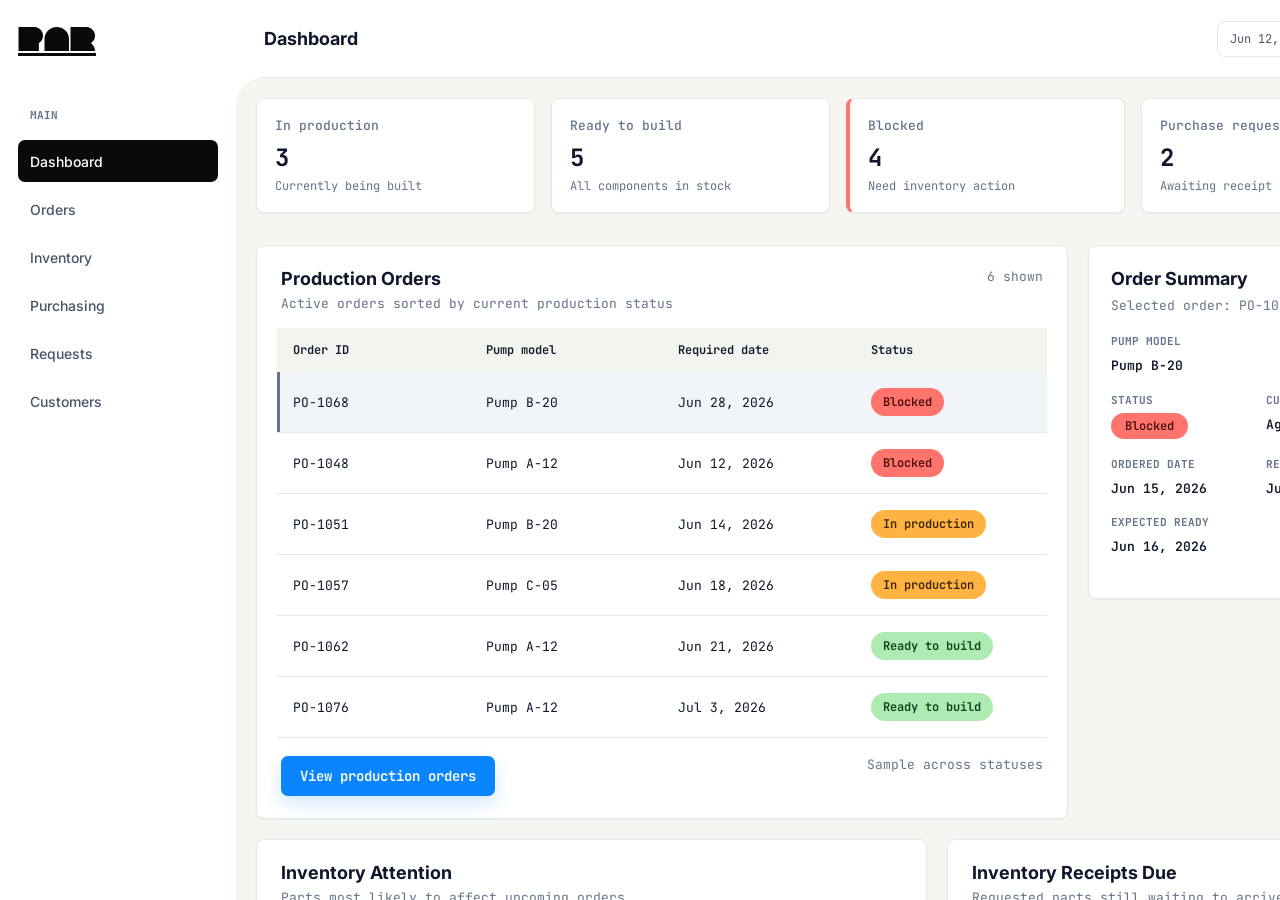
<file: index.html>
<!DOCTYPE html>
<html lang="en">
  <head>
    <meta charset="UTF-8" />
    <meta name="viewport" content="width=device-width, initial-scale=1.0" />
    <title>PAR Production Readiness Prototype</title>
    <meta
      name="description"
      content="Desktop prototype for production readiness and inventory visibility."
    />
    <meta http-equiv="refresh" content="0; url=par-prototype.html" />
    <link rel="canonical" href="par-prototype.html" />
  </head>
  <body>
    <p>
      Opening the
      <a href="par-prototype.html">PAR production readiness prototype</a>.
    </p>
  </body>
</html>
</file>
<file: par-prototype.css>
@font-face {
  font-family: "Alien Block";
  font-style: normal;
  font-weight: 400;
  src: url("fonts/AlienBlock-Regular.ttf") format("truetype");
}

:root {
  --font-ui: "Inter", system-ui, -apple-system, BlinkMacSystemFont, "Segoe UI", sans-serif;
  --font-data: "JetBrains Mono", "SFMono-Regular", Consolas, monospace;
  --font-brand: "Alien Block", "Space Grotesk", "Inter", system-ui, sans-serif;
  --bg: #f5f5f2;
  --surface: #ffffff;
  --surface-muted: #f3f3f0;
  --line: #e2e8f0;
  --line-strong: #cbd5e1;
  --text: #0f172a;
  --muted: #64748b;
  --muted-2: #475569;
  --black: #0a0a0a;
  --blue: #0a84ff;
  --blue-dark: #006fe0;
  --blue-soft: #e8f3ff;
  --selection: #f1f5f9;
  --selection-line: #64748b;
  --success-bg: #adebb3;
  --success-text: #0b3d1a;
  --warning-bg: #ffb343;
  --warning-text: #3d2500;
  --notice-bg: #ffee8c;
  --notice-text: #3d2f00;
  --danger-bg: #ff746c;
  --danger-text: #4a0f0b;
  --shadow: 0 1px 2px rgba(15, 23, 42, 0.05);
}

* {
  box-sizing: border-box;
}

html,
body {
  height: 100%;
  min-width: 1180px;
  margin: 0;
  background: var(--bg);
  color: var(--text);
  font-family: var(--font-ui);
  overflow: hidden;
}

button,
input,
textarea {
  font: inherit;
}

button {
  cursor: pointer;
}

.app-shell {
  width: 1440px;
  height: 100vh;
  margin: 0 auto;
  padding: 0;
}

.layout-shell {
  display: grid;
  grid-template-columns: 236px minmax(0, 1fr);
  gap: 0;
  align-items: start;
  overflow: hidden;
  height: 100vh;
  background: var(--surface);
}

.sidebar {
  display: grid;
  gap: 18px;
  min-height: 100vh;
  align-content: start;
  padding: 22px 18px;
  background: var(--surface);
}

.main-content {
  display: grid;
  grid-template-rows: 78px minmax(0, 1fr);
  height: 100vh;
  min-width: 0;
  background: var(--bg);
}

.app-topbar {
  position: relative;
  z-index: 2;
  display: flex;
  min-height: 78px;
  align-items: center;
  justify-content: space-between;
  gap: 24px;
  padding: 0 28px;
  border-bottom: 1px solid var(--line);
  border-bottom-left-radius: 28px;
  background: var(--surface);
}

.app-topbar::before {
  position: absolute;
  bottom: -28px;
  left: 0;
  width: 28px;
  height: 28px;
  border-top-left-radius: 28px;
  box-shadow: -14px -14px 0 14px var(--surface);
  content: "";
  pointer-events: none;
}

.app-topbar strong {
  display: block;
  font-size: 18px;
  line-height: 1;
}

.workspace-label {
  margin: 0;
  color: var(--muted);
  font-family: var(--font-data);
  font-size: 12px;
}

.topbar-actions {
  display: flex;
  align-items: center;
  gap: 10px;
}

.topbar-actions span {
  display: inline-flex;
  min-height: 36px;
  align-items: center;
  padding: 0 12px;
  border: 1px solid var(--line);
  border-radius: 8px;
  background: var(--surface);
  color: var(--muted-2);
  font-family: var(--font-data);
  font-size: 12px;
}

.content-area {
  min-height: 0;
  overflow-y: auto;
  padding: 20px;
  border-top-left-radius: 28px;
}

.brand {
  display: flex;
  align-items: center;
  gap: 0;
  width: fit-content;
  color: var(--black);
  text-decoration-color: var(--black);
}

.brand-mark {
  display: grid;
  width: 36px;
  height: 36px;
  place-items: center;
  border: 1px solid var(--line);
  border-radius: 8px;
  background: var(--surface);
  font-weight: 800;
  font-family: var(--font-data);
}

.brand-text strong {
  display: block;
  color: var(--black);
  font-family: var(--font-brand);
  font-size: 34px;
  font-weight: 400;
  line-height: 1;
  letter-spacing: 0;
}

.nav-section-label {
  margin-top: 34px;
  padding: 0 12px;
  color: var(--muted);
  font-family: var(--font-data);
  font-size: 11px;
  font-weight: 700;
  letter-spacing: 0;
}

.brand-text span {
  display: block;
  margin-top: 2px;
  color: var(--muted);
  font-family: var(--font-data);
  font-size: 12px;
}

.nav {
  display: grid;
  gap: 6px;
}

.nav a {
  display: flex;
  min-height: 42px;
  align-items: center;
  padding: 0 12px;
  border-radius: 7px;
  color: var(--muted-2);
  font-size: 14px;
  font-weight: 500;
  text-decoration: none;
  transition: background-color 220ms ease, color 220ms ease;
}

.nav a:hover {
  background: var(--surface-muted);
  color: var(--text);
}

.nav a.active {
  background: var(--black);
  color: #ffffff;
}

.page-header {
  display: flex;
  align-items: flex-start;
  justify-content: flex-end;
  gap: 32px;
  margin-bottom: 24px;
}

.page-header.action-only {
  margin-bottom: 20px;
}

.page-title h1 {
  margin: 0;
  font-size: 30px;
  line-height: 1.2;
  letter-spacing: 0;
}

.page-title p {
  margin: 8px 0 0;
  color: var(--muted);
  font-family: var(--font-data);
  font-size: 14px;
}

.grid {
  display: grid;
  gap: 24px;
}

.grid.summary {
  grid-template-columns: repeat(4, 1fr);
  gap: 16px;
  margin-bottom: 32px;
}

.two-col {
  display: grid;
  align-items: start;
  grid-template-columns: minmax(0, 1fr) 332px;
  gap: 20px;
}

.two-col-wide {
  display: grid;
  align-items: start;
  grid-template-columns: minmax(0, 936px) 332px;
  gap: 20px;
}

.two-col-wide.orders-layout {
  grid-template-columns: minmax(0, 1fr) 360px;
}

.customers-layout th:first-child {
  width: 42%;
}

.customers-layout th:nth-child(2) {
  width: 22%;
}

.customers-layout th:nth-child(3),
.customers-layout th:nth-child(4) {
  width: 18%;
}

.dashboard-inventory {
  margin-top: 20px;
}

.dashboard-split {
  grid-template-columns: minmax(0, 1.35fr) minmax(0, 0.95fr);
}

.dashboard-split td:first-child,
.dashboard-split th:first-child {
  white-space: nowrap;
}

.dashboard-split article:first-child th:first-child {
  width: 34%;
}

.dashboard-split article:first-child th:nth-child(2),
.dashboard-split article:first-child th:nth-child(3) {
  width: 17%;
}

.dashboard-split article:nth-child(2) th:first-child {
  width: 40%;
}

.dashboard-split article:nth-child(2) th:nth-child(2) {
  width: 18%;
}

.dashboard-split article:nth-child(2) th:nth-child(3) {
  width: 22%;
}

.dashboard-split article:nth-child(2) th:nth-child(4) {
  width: 20%;
}

.left-stack {
  display: grid;
  gap: 20px;
}

.card {
  border: 1px solid var(--line);
  border-radius: 8px;
  background: var(--surface);
  box-shadow: var(--shadow);
}

.card.pad {
  padding: 24px;
}

.metric {
  min-height: 96px;
  padding: 18px;
}

.metric.emphasis {
  border-left: 4px solid var(--danger-bg);
}

.metric.clickable {
  cursor: pointer;
  transition: box-shadow 160ms ease, transform 160ms ease, border-color 160ms ease;
}

.metric.clickable:hover {
  border-color: var(--blue);
  box-shadow: 0 8px 18px rgba(10, 132, 255, 0.12);
  transform: translateY(-1px);
}

.metric span {
  display: block;
  color: var(--muted);
  font-family: var(--font-data);
  font-size: 13px;
  font-weight: 500;
}

.metric strong {
  display: block;
  margin-top: 12px;
  font-family: var(--font-data);
  font-size: 24px;
  font-weight: 700;
  line-height: 1;
}

.metric small {
  display: block;
  margin-top: 8px;
  color: var(--muted);
  font-family: var(--font-data);
  font-size: 12px;
}

.panel-head {
  display: flex;
  align-items: flex-start;
  justify-content: space-between;
  gap: 20px;
  padding: 22px 24px 16px;
}

.panel-head h2,
.panel-head h3 {
  margin: 0;
  font-size: 18px;
}

.panel-head p {
  margin: 6px 0 0;
  color: var(--muted);
  font-family: var(--font-data);
  font-size: 13px;
}

.panel-meta {
  color: var(--muted);
  font-family: var(--font-data);
  font-size: 13px;
  white-space: nowrap;
}

.panel-actions {
  display: flex;
  align-items: center;
  gap: 12px;
}

.section-icon-title {
  display: flex;
  align-items: center;
  gap: 8px;
}

.section-icon {
  color: var(--danger-text);
  font-size: 20px;
  line-height: 1;
}

.table-wrap {
  padding: 0 20px 22px;
}

table {
  width: 100%;
  border-collapse: collapse;
  table-layout: fixed;
}

th {
  padding: 14px 16px;
  background: var(--surface-muted);
  color: var(--text);
  font-family: var(--font-data);
  font-size: 12px;
  font-weight: 600;
  text-align: left;
}

td {
  padding: 16px;
  border-bottom: 1px solid var(--line);
  color: var(--text);
  font-family: var(--font-data);
  font-size: 13px;
  vertical-align: middle;
}

tr.selected {
  background: var(--selection);
  box-shadow: inset 3px 0 0 var(--selection-line);
}

tbody tr[data-dashboard-order],
tbody tr[data-order-select],
tbody tr[data-inventory],
tbody tr[data-rec],
tbody tr[data-request],
tbody tr[data-completed-request],
tbody tr[data-customer] {
  cursor: pointer;
  transition: background-color 150ms ease, box-shadow 150ms ease, transform 150ms ease;
}

tbody tr[data-dashboard-order]:hover,
tbody tr[data-order-select]:hover,
tbody tr[data-inventory]:hover,
tbody tr[data-rec]:hover,
tbody tr[data-request]:hover,
tbody tr[data-completed-request]:hover,
tbody tr[data-customer]:hover {
  background: #f8fafc;
}

.footer-row {
  display: flex;
  justify-content: space-between;
  padding: 18px 4px 0;
  color: var(--muted);
  font-family: var(--font-data);
  font-size: 13px;
}

.button {
  position: relative;
  display: inline-flex;
  min-height: 40px;
  align-items: center;
  justify-content: center;
  gap: 8px;
  padding: 0 18px;
  border: 1px solid transparent;
  border-radius: 7px;
  background: var(--blue);
  color: #ffffff;
  font-size: 14px;
  font-weight: 600;
  text-decoration: none;
  box-shadow: 0 8px 18px rgba(10, 132, 255, 0.18);
  overflow: hidden;
  transition: transform 160ms ease, box-shadow 160ms ease, background-color 160ms ease, border-color 160ms ease, color 160ms ease;
}

.button::after {
  position: absolute;
  inset: 0;
  background: linear-gradient(120deg, transparent 0%, rgba(255, 255, 255, 0.24) 45%, transparent 70%);
  content: "";
  opacity: 0;
  transform: translateX(-70%);
  transition: opacity 160ms ease, transform 360ms ease;
}

.button:hover {
  background: var(--blue-dark);
  box-shadow: 0 12px 26px rgba(10, 132, 255, 0.28);
  transform: translateY(-2px);
}

.button:hover::after {
  opacity: 1;
  transform: translateX(70%);
}

.button:active {
  background: var(--blue-dark);
  box-shadow: 0 12px 26px rgba(10, 132, 255, 0.28);
  transform: translateY(-2px);
}

.button.secondary {
  border-color: #b8d7f8;
  background: var(--surface);
  color: var(--blue-dark);
  box-shadow: none;
}

.button.secondary:hover {
  border-color: var(--blue);
  background: var(--blue-soft);
  box-shadow: 0 8px 18px rgba(10, 132, 255, 0.12);
  color: var(--blue-dark);
}

.button.danger {
  border-color: #fecaca;
  background: #fff7f7;
  color: #991b1b;
  box-shadow: none;
}

.button.danger:hover {
  border-color: #ff9d99;
  background: #ffeceb;
  box-shadow: 0 8px 18px rgba(255, 116, 108, 0.16);
  color: #7f1510;
}

.button.full {
  width: 100%;
}

.button.small {
  min-height: 34px;
  padding: 0 14px;
  font-size: 13px;
}

.button:disabled {
  cursor: not-allowed;
  opacity: 0.45;
  transform: none;
}

.button:disabled:hover {
  box-shadow: none;
  transform: none;
}

.muted-action {
  color: var(--muted);
  font-family: var(--font-data);
  font-size: 12px;
}

.toolbar {
  display: flex;
  align-items: flex-end;
  gap: 18px;
  padding: 24px;
}

.orders-toolbar {
  display: grid;
  grid-template-columns: minmax(150px, 1fr) 190px 140px auto;
  gap: 10px;
}

.orders-toolbar .toolbar-field,
.orders-toolbar .dropdown {
  width: 100%;
}

.orders-toolbar .toolbar-field.wide {
  grid-column: auto;
  width: 100%;
}

.orders-toolbar .button {
  padding: 0 14px;
  white-space: nowrap;
}

.inventory-toolbar {
  display: grid;
  grid-template-columns: minmax(180px, 1fr) 190px auto;
  gap: 10px;
}

.inventory-toolbar .toolbar-field,
.inventory-toolbar .dropdown {
  width: 100%;
}

.inventory-toolbar .toolbar-field.wide {
  width: 100%;
}

.inventory-toolbar .button {
  padding: 0 14px;
  white-space: nowrap;
}

.toolbar-field {
  display: grid;
  gap: 8px;
  width: 220px;
}

.toolbar-field.wide {
  width: 520px;
}

.toolbar-field > span {
  color: var(--muted);
  font-family: var(--font-data);
  font-size: 11px;
  font-weight: 700;
  line-height: 1;
  letter-spacing: 0;
  text-transform: uppercase;
}

.search-input,
.field input,
.field textarea {
  width: 100%;
  border: 1px solid var(--line-strong);
  border-radius: 7px;
  background: var(--surface);
  color: var(--text);
  font-family: var(--font-data);
  font-size: 14px;
  outline: none;
}

.search-input {
  height: 42px;
  padding: 0 14px;
}

.field label {
  display: block;
  margin-bottom: 8px;
  color: var(--muted);
  font-family: var(--font-data);
  font-size: 12px;
  font-weight: 600;
}

.field input {
  height: 48px;
  padding: 0 14px;
}

.field textarea {
  min-height: 112px;
  padding: 14px;
  resize: none;
}

.form-grid {
  display: grid;
  grid-template-columns: repeat(3, 1fr);
  gap: 24px;
}

.form-grid .wide {
  grid-column: span 2;
}

.field-error {
  grid-column: 1 / -1;
  background: var(--danger-bg);
  color: var(--danger-text);
  border-radius: 7px;
  padding: 10px 14px;
  font-size: 13px;
  font-weight: 600;
}

.field-hint {
  grid-column: 1 / -1;
  margin: -8px 0 0;
}

.component-editor {
  grid-column: 1 / -1;
  border: 1px solid var(--line-strong);
  border-radius: 10px;
  padding: 18px;
}

.component-editor-head {
  display: flex;
  align-items: center;
  justify-content: space-between;
  gap: 12px;
}

.component-editor-head label {
  font-family: var(--font-data);
  font-size: 12px;
  font-weight: 600;
  color: var(--muted);
}

.component-editor .sub {
  margin: 6px 0 16px;
}

.component-row-readonly {
  display: grid;
  grid-template-columns: 1fr 110px 90px;
  gap: 12px;
  align-items: center;
  padding: 10px 0;
  border-top: 1px solid var(--line);
  font-family: var(--font-data);
  font-size: 13px;
}

.component-row-readonly small {
  color: var(--muted);
  font-size: 12px;
}

.component-row-readonly strong {
  font-weight: 600;
  text-align: right;
}

.component-editor-empty {
  margin: 0;
}

.form-actions {
  display: flex;
  gap: 16px;
  margin-top: 32px;
}

.dropdown {
  position: relative;
  width: 220px;
}

.dropdown-trigger {
  display: flex;
  width: 100%;
  height: 42px;
  align-items: center;
  justify-content: space-between;
  padding: 0 14px;
  border: 1px solid var(--line-strong);
  border-radius: 8px;
  background: var(--surface);
  color: var(--muted-2);
  font-family: var(--font-data);
  font-size: 14px;
  transition: border-color 160ms ease, box-shadow 160ms ease, background-color 160ms ease;
}

.dropdown-trigger span:first-child {
  min-width: 0;
  overflow: hidden;
  text-overflow: ellipsis;
  white-space: nowrap;
}

.dropdown-trigger:hover {
  border-color: var(--blue);
  background: var(--blue-soft);
  box-shadow: 0 8px 18px rgba(10, 132, 255, 0.08);
}

.dropdown-chevron {
  width: 8px;
  height: 8px;
  border-right: 2px solid currentColor;
  border-bottom: 2px solid currentColor;
  transform: rotate(45deg) translateY(-2px);
  transition: transform 160ms ease;
}

.dropdown.open .dropdown-chevron {
  transform: rotate(225deg) translateY(-2px);
}

.dropdown-menu {
  position: absolute;
  z-index: 20;
  top: 48px;
  left: 0;
  visibility: hidden;
  width: 100%;
  overflow: hidden;
  border: 1px solid var(--line-strong);
  border-radius: 8px;
  background: var(--surface);
  box-shadow: 0 16px 38px rgba(15, 23, 42, 0.14);
  opacity: 0;
  pointer-events: none;
  transform: translateY(-8px) scale(0.98);
  transform-origin: top;
  transition: opacity 200ms ease, transform 200ms ease, visibility 0ms linear 200ms;
}

.dropdown.open .dropdown-menu {
  visibility: visible;
  opacity: 1;
  pointer-events: auto;
  transform: translateY(0) scale(1);
  transition: opacity 200ms ease, transform 200ms ease, visibility 0ms linear 0ms;
}

.dropdown-option {
  width: 100%;
  height: 36px;
  padding: 0 14px;
  border: 0;
  background: var(--surface);
  color: var(--text);
  font-family: var(--font-data);
  font-size: 14px;
  text-align: left;
  transition: background-color 140ms ease, color 140ms ease;
}

.dropdown-option.selected {
  background: var(--blue-soft);
  color: var(--blue-dark);
}

.dropdown-option:hover {
  background: var(--blue);
  color: #ffffff;
}

.badge {
  display: inline-flex;
  min-width: 62px;
  height: 28px;
  align-items: center;
  justify-content: center;
  padding: 0 12px;
  border-radius: 999px;
  font-family: var(--font-data);
  font-size: 12px;
  font-style: normal;
  font-weight: 600;
  line-height: 1;
  text-transform: none;
  white-space: nowrap;
}

.badge.ready,
.badge.ready-to-build,
.badge.in-stock,
.badge.received,
.badge.released {
  background: var(--success-bg);
  color: var(--success-text);
}

.badge.blocked,
.badge.high,
.badge.out-of-stock,
.badge.cancelled {
  background: var(--danger-bg);
  color: var(--danger-text);
}

.badge.medium,
.badge.low-stock,
.badge.in-production {
  background: var(--warning-bg);
  color: var(--warning-text);
}

.badge.pending {
  background: #e7e5df;
  color: #3f3f38;
}

.badge.finished {
  background: #e2e8f0;
  color: #334155;
}

.badge.low,
.badge.partial,
.badge.partially-received {
  background: var(--notice-bg);
  color: var(--notice-text);
}


.side-panel {
  padding: 22px;
}

.side-panel h3 {
  margin: 0;
  font-size: 18px;
}

.side-panel .divider + h3,
.side-panel h3:not(:first-child) {
  font-size: 15px;
}

.side-panel .sub {
  margin: 8px 0 20px;
  color: var(--muted);
  font-family: var(--font-data);
  font-size: 13px;
}

.side-panel p:not(.sub) {
  margin: 10px 0 0;
  color: var(--muted-2);
  font-family: var(--font-data);
  font-size: 13px;
  line-height: 1.45;
}

.side-panel .mini-label {
  margin: 18px 0 6px;
}

.side-panel p + .button.full {
  margin-top: 16px;
}

.detail-list {
  display: grid;
  grid-template-columns: repeat(2, 1fr);
  gap: 18px 24px;
  margin: 20px 0;
}

.detail-list div.full {
  grid-column: span 2;
}

.detail-list span,
.mini-label {
  display: block;
  margin-bottom: 6px;
  color: var(--muted);
  font-family: var(--font-data);
  font-size: 11px;
  font-weight: 700;
  text-transform: uppercase;
}

.detail-list strong {
  font-family: var(--font-data);
  font-size: 13px;
  font-weight: 600;
  line-height: 1.35;
}

.detail-list small {
  display: block;
  margin-top: 4px;
  color: var(--muted);
  font-family: var(--font-data);
  font-size: 12px;
}

.detail-list .badge {
  display: inline-flex;
  min-width: 76px;
  height: 26px;
  align-items: center;
  justify-content: center;
  margin-bottom: 0;
  padding: 0 14px;
  font-size: 12px;
  font-weight: 600;
  line-height: 1;
  text-transform: none;
}

.divider {
  height: 1px;
  margin: 20px 0;
  background: var(--line);
}

.history-list {
  display: grid;
  gap: 10px;
  margin-top: 14px;
}

.history-row {
  padding: 12px 14px;
  border: 1px solid var(--line);
  border-radius: 8px;
}

.history-row[data-row-route] {
  cursor: pointer;
  transition: background-color 150ms ease, border-color 150ms ease;
}

.history-row[data-row-route]:hover {
  border-color: #b8d7f8;
  background: #f8fafc;
}

.history-row-head {
  display: flex;
  align-items: center;
  justify-content: space-between;
  gap: 10px;
}

.history-row-head strong {
  font-family: var(--font-data);
  font-size: 13px;
  font-weight: 600;
}

.history-row > small {
  display: block;
  margin-top: 4px;
  color: var(--muted);
  font-family: var(--font-data);
  font-size: 12px;
}

.history-row-dates {
  display: grid;
  grid-template-columns: repeat(2, 1fr);
  gap: 10px;
  margin-top: 10px;
  padding-top: 10px;
  border-top: 1px solid var(--line);
}

.history-row-dates span {
  display: block;
  margin-bottom: 3px;
  color: var(--muted);
  font-family: var(--font-data);
  font-size: 10px;
  font-weight: 700;
  text-transform: uppercase;
}

.history-row-dates strong {
  font-family: var(--font-data);
  font-size: 12px;
  font-weight: 600;
}

.stack {
  display: grid;
  gap: 14px;
}

.quick-action {
  position: relative;
  display: flex;
  height: 38px;
  align-items: center;
  justify-content: space-between;
  padding: 0 14px;
  border: 1px solid var(--line-strong);
  border-radius: 7px;
  background: var(--surface);
  color: var(--text);
  font-size: 14px;
  text-decoration: none;
  transition: transform 160ms ease, border-color 160ms ease, background-color 160ms ease, color 160ms ease, box-shadow 160ms ease;
}

.quick-action:hover {
  border-color: var(--blue);
  background: var(--blue-soft);
  color: var(--blue-dark);
  box-shadow: 0 8px 18px rgba(10, 132, 255, 0.1);
  transform: translateY(-2px);
}

.status-panel {
  display: flex;
  align-items: center;
  justify-content: space-between;
  gap: 24px;
  margin-bottom: 24px;
}

.status-word {
  font-family: var(--font-data);
  font-size: 40px;
  font-weight: 700;
}

.status-word.blocked-text {
  color: var(--danger-text);
}

.status-word.ready-text {
  color: var(--success-text);
}

.success-layout {
  display: grid;
  min-height: 670px;
  place-items: center;
}

.success-card {
  width: 808px;
  padding: 56px;
  text-align: center;
}

.success-icon {
  display: grid;
  width: 56px;
  height: 56px;
  margin: 0 auto 28px;
  place-items: center;
  border: 1px solid #62e089;
  border-radius: 999px;
  background: #effff1;
  color: var(--success-text);
  font-size: 24px;
  font-weight: 800;
}

.success-card h2 {
  margin: 0;
  font-size: 26px;
}

.success-card p {
  margin: 14px auto 0;
  max-width: 520px;
  color: var(--muted);
  font-family: var(--font-data);
  font-size: 14px;
  line-height: 1.5;
}

.summary-strip {
  display: grid;
  grid-template-columns: repeat(3, 1fr);
  gap: 24px;
  margin: 32px auto;
  padding: 22px 32px;
  border: 1px solid var(--line-strong);
  border-radius: 8px;
  background: var(--surface-muted);
  text-align: left;
}

.summary-strip span {
  display: block;
  color: var(--muted);
  font-family: var(--font-data);
  font-size: 12px;
  font-weight: 600;
}

.summary-strip strong {
  display: block;
  margin-top: 8px;
  font-family: var(--font-data);
  font-size: 18px;
}

.modal-backdrop {
  position: fixed;
  z-index: 100;
  inset: 0;
  display: flex;
  align-items: flex-start;
  justify-content: center;
  padding: 40px;
  overflow-y: auto;
  background: rgba(15, 23, 42, 0.28);
}

.modal-card {
  width: 560px;
  max-width: calc(100vw - 80px);
  max-height: calc(100vh - 80px);
  overflow-y: auto;
  border: 1px solid var(--line-strong);
  border-radius: 10px;
  background: var(--surface);
  box-shadow: 0 28px 80px rgba(15, 23, 42, 0.24);
}

.modal-card.wide-modal {
  width: 760px;
}

@media (prefers-reduced-motion: reduce) {
  *,
  *::before,
  *::after {
    animation-duration: 1ms !important;
    animation-iteration-count: 1 !important;
    scroll-behavior: auto !important;
    transition-duration: 1ms !important;
  }
}

.modal-head {
  display: flex;
  align-items: flex-start;
  justify-content: space-between;
  gap: 20px;
  padding: 24px 24px 0;
}

.modal-head h2 {
  margin: 0;
  font-size: 22px;
}

.modal-head p {
  margin: 8px 0 0;
  color: var(--muted);
  font-family: var(--font-data);
  font-size: 13px;
  line-height: 1.45;
}

.modal-close {
  display: grid;
  width: 34px;
  height: 34px;
  flex: 0 0 auto;
  place-items: center;
  border: 1px solid var(--line-strong);
  border-radius: 7px;
  background: var(--surface);
  color: var(--muted-2);
  font-weight: 700;
  transition: border-color 160ms ease, background-color 160ms ease, color 160ms ease;
}

.modal-close:hover {
  border-color: var(--blue);
  background: var(--blue-soft);
  color: var(--blue-dark);
}

.modal-grid {
  display: grid;
  grid-template-columns: repeat(2, 1fr);
  gap: 20px;
  padding: 24px;
}

.modal-grid.create-request-grid {
  grid-template-columns: repeat(3, 1fr);
}

.modal-grid .wide {
  grid-column: span 2;
}

.modal-grid.create-request-grid .wide {
  grid-column: span 3;
}

.modal-body {
  padding: 24px;
}

.modal-body p {
  margin: 0;
  color: var(--muted-2);
  font-family: var(--font-data);
  font-size: 13px;
  line-height: 1.5;
}

.modal-actions {
  display: flex;
  justify-content: flex-end;
  gap: 12px;
  padding: 0 24px 24px;
}

.modal-summary {
  margin: 24px;
}

.empty-state {
  display: grid;
  min-height: 360px;
  place-items: center;
  padding: 48px;
  text-align: center;
}

.empty-state h2 {
  margin: 0;
  font-size: 24px;
}

.empty-state p {
  width: 460px;
  margin: 12px auto 0;
  color: var(--muted);
  font-family: var(--font-data);
  line-height: 1.5;
}

.hidden {
  display: none !important;
}
</file>
